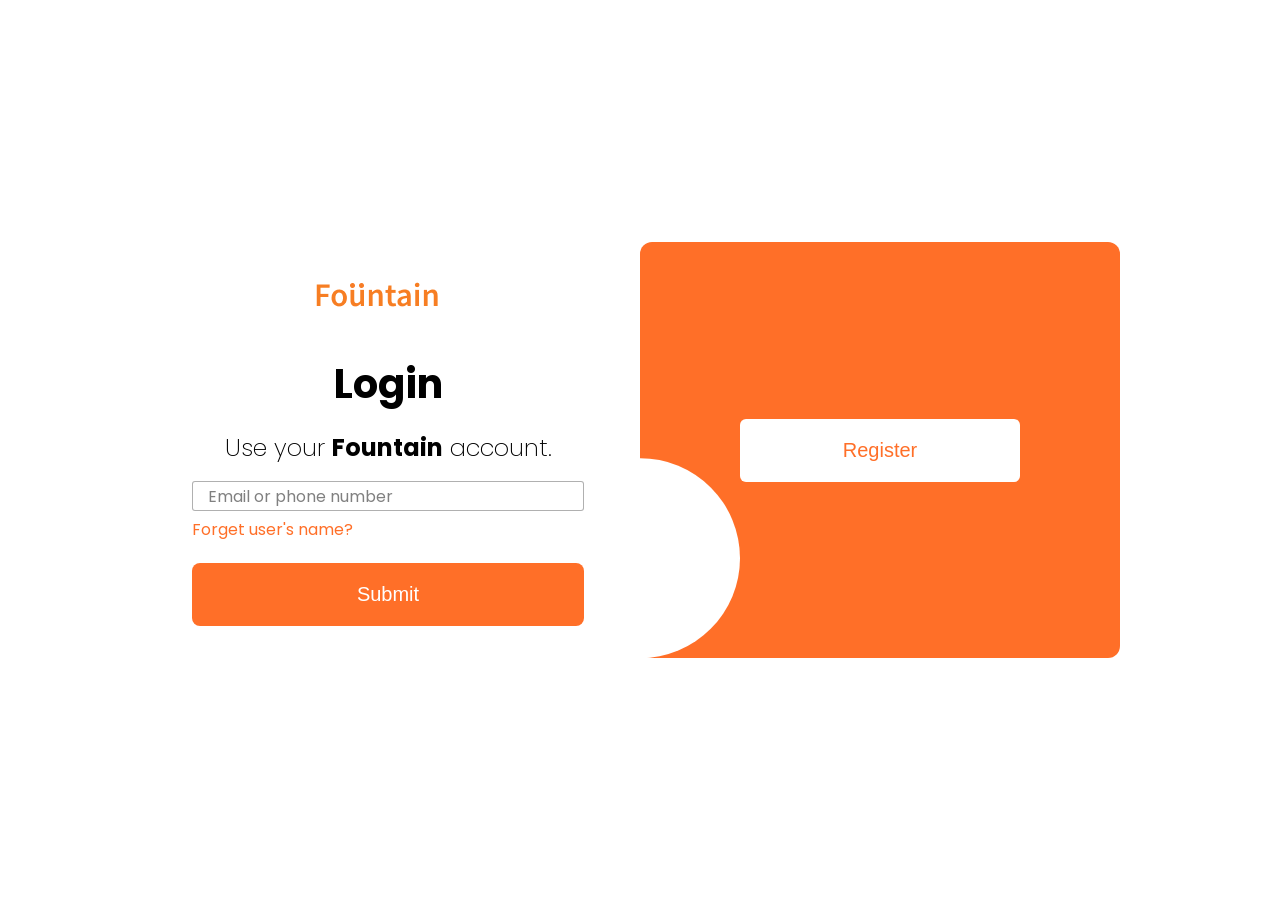
<file: login.html>
<!DOCTYPE html>
<html lang="en">
<head>
    <meta charset="UTF-8">
    <meta name="viewport" content="width=device-width, initial-scale=1.0">
    <link rel="stylesheet" href="./login.css">
    <link rel="icon" href="./logo.png">
    <link rel="preconnect" href="https://fonts.googleapis.com">
    <link rel="preconnect" href="https://fonts.gstatic.com" crossorigin>
    <link href="https://fonts.googleapis.com/css2?family=Source+Code+Pro:ital,wght@0,200..900;1,200..900&display=swap" rel="stylesheet">
    <link rel="stylesheet" href="https://cdnjs.cloudflare.com/ajax/libs/font-awesome/6.7.2/css/all.min.css" integrity="sha512-Evv84Mr4kqVGRNSgIGL/F/aIDqQb7xQ2vcrdIwxfjThSH8CSR7PBEakCr51Ck+w+/U6swU2Im1vVX0SVk9ABhg==" crossorigin="anonymous" referrerpolicy="no-referrer" />
    <link rel    ="preconnect" href="https://fonts.googleapis.com">
    <link rel="preconnect" href="https://fonts.gstatic.com" crossorigin>
    <link href="https://fonts.googleapis.com/css2?family=Poppins:ital,wght@0,100;0,200;0,300;0,400;0,500;0,600;0,700;0,800;0,900;1,100;1,200;1,300;1,400;1,500;1,600;1,700;1,800;1,900&display=swap" rel="stylesheet">
    <title>Figma Login site</title>
</head>
<body>
    <div class="wrapper_login_general">
        <div class="half_form">
            <div class="particle"></div>
            <button class="btn_change_model" onclick="change_model()">Register</button>
        </div>
        <div class="wrapper_login wrapperform">
            <div class="logo">
                <img src="./logo.png">
            </div>
            <h1 class="heading">Login</h1>
            <h2 class="description">Use your <b>Fountain</b> account.</h2>
            <div class="wrapper_input">
                <input class="userInput" type="text" id="userInput_login" required placeholder=" ">
                <label id="label_login" for="userInput_login">Email or phone number</label>
            </div>
            <div class="wrapper_input" id="userPass">
                <input class="userInput" type="text" id="userInput_login" required placeholder="">
                <label id="label_login" for="userInput_login">Enter your password</label>
            </div>
            <div class="wrapper_userForgotName">
                <a href="#" class="userForgetName">Forget user's name?</a>
            </div>
            <button class="btn_submit" onclick="submit()">Submit</button>
        </div>
        <div class="wrapper_register wrapperform">
            <div class="logo">
                <img src="./logo.png">
            </div>
            <h1 class="heading">Register</h1>
            <h2 class="description">Enter your email address.</h2>
            <div class="wrapper_input">
                <input class="userInput" type="text" required placeholder="" id="userInput_register">
                <label for="userInput_register">Email</label>
            </div>
            <button class="btn_submit">Submit</button>
        </div>
    </div>
    <script src="./login.js"></script>
</body>
</html>
</file>
<file: login.css>
*,*::after,*::before {
    margin: 0;
    padding: 0;
    box-sizing: border-box;
}
body {
    width: 100%;
    height: 100vh;
    display: flex;
    justify-content: center;
    align-items: center;
    font-family:"Poppins", sans-serif;
}
.wrapper_login_general {
    position: relative;
    width: 100%;
    height: max-content;
    margin:0 10em 0 10em;
    display: flex;
    flex-wrap: wrap;
    justify-content: center;
    align-items: center;
    gap:5%;
    align-items: stretch;
}
.wrapper_login_general  > .half_form {
    position: absolute;
    background-color: #FF6F28;
    width: 50%;
    top:0;
    border-radius: 12px;
    right:0;
    z-index: 2;
    height: 100%;
    display: flex;
    justify-content: center;
    align-items: center;
    border: none;
    transition: all 0.3s;
    transform: translateX(0);
}
.wrapper_login_general  > .half_form.active {
    transform: translateX(-100%);
}
.particle {
    width: 200px;
    height: 200px;
    background-color: #FFFFFF;
    position: absolute;
    bottom: 0;
    left: 0;
    clip-path: circle(100px at center left);
    transform: translateX(0);
    transition: all 0.3s;
    opacity:1;
}
.particle.active {
    transform: translateX(calc(100% + 125px));
    clip-path: circle(100px at center right);
    opacity:0;
}
.wrapper_login_general  > .half_form > .btn_change_model{
    background-color:#FFFFFF;
    padding:1em;
    border-radius: 6px;
    color:#FF6F28;
    width: 100%;
    transition: all 0.3s;
    border: none;
    font-size: clamp(1rem, 1.2vw + 0.3rem, 1.25rem);
    font-weight: 500; 
    cursor: pointer;
    margin:5em;
} 
.wrapper_login_general  > .half_form > .btn_change_model:hover{
    transform: scale(1.01);
}
.wrapper_login_general > .wrapperform {
    display: flex;
    flex: 1;
    justify-content: center;
    align-items: center;
    flex-direction: column;
    gap:1em;
    padding:2em;
}
.wrapper_login_general > .wrapperform > .logo {
    padding-bottom: 1em;
    width: clamp(80px, 10vw + 20px, 160px);
    height: auto;
}
.wrapper_login_general > .wrapperform > .heading {
    font-size: clamp(1.5rem, 2.5vw + 0.5rem, 2.5rem);
}
.wrapper_login_general > .wrapperform > .description {
    font-weight: 200;
    font-size: clamp(1rem, 1.5vw + 0.3rem, 1.5rem);
}
.wrapper_login_general > .wrapperform > .wrapper_input {
    position: relative;
    width: 100%;
}
.wrapper_login_general > .wrapperform > .wrapper_input> .userInput {
    width: 100%;
    padding:.5em 0 .5em 0;
    border-radius: 3px;
    transition: all 0.3s;
    border: 1px solid rgba(0, 0, 0, 0.308);
}
#userPass {
    display: none;
}
.wrapper_login_general > .wrapperform > .wrapper_input> .userInput:hover {
    border: 1px solid black;
}
.wrapper_login_general > .wrapperform > .wrapper_input> label {
    position: absolute;
    left: 1em;
    top:50%;
    transform: translateY(-50%);
    color: gray;
    pointer-events: none;
    transition: all 0.3s;
}
.wrapper_login_general > .wrapperform > .wrapper_input > .userInput:focus + label {
    top:-2px;
    left: 1em;
    background-color: white;
    padding:0 .2em 0 .2em;
    border: none;
}
.wrapper_login_general > .wrapperform > .wrapper_input > .userInput:not(:placeholder-shown) + label {
    display: none;
}
.wrapper_login_general > .wrapperform  > .wrapper_userForgotName {
    position: relative;
    width: 100%;
}
.wrapper_login_general > .wrapperform > .wrapper_userForgotName > .userForgetName {
    position: absolute;
    top: -10px;
    left: 0;
    text-decoration: none;
    color:#FF6F28;
}
.wrapper_login_general > .wrapperform > .wrapper_userForgotName > .userForgetName:hover {
    color: #cc4e00;
}
.wrapper_login_general > .wrapperform > .btn_submit {
    margin-top: 1em ;
    background-color: #FF6F28;
    padding:1em;
    border-radius: 8px;
    color: #FFFFFF;
    width: 100%;
    transition: all 0.3s;
    border: none;
    font-size: clamp(1rem, 1.2vw + 0.3rem, 1.25rem);
    font-weight: 500; 
    cursor: pointer;
}
.wrapper_login_general > .wrapperform > .btn_submit:hover {
    background-color: #e65c12;
}
</file>
